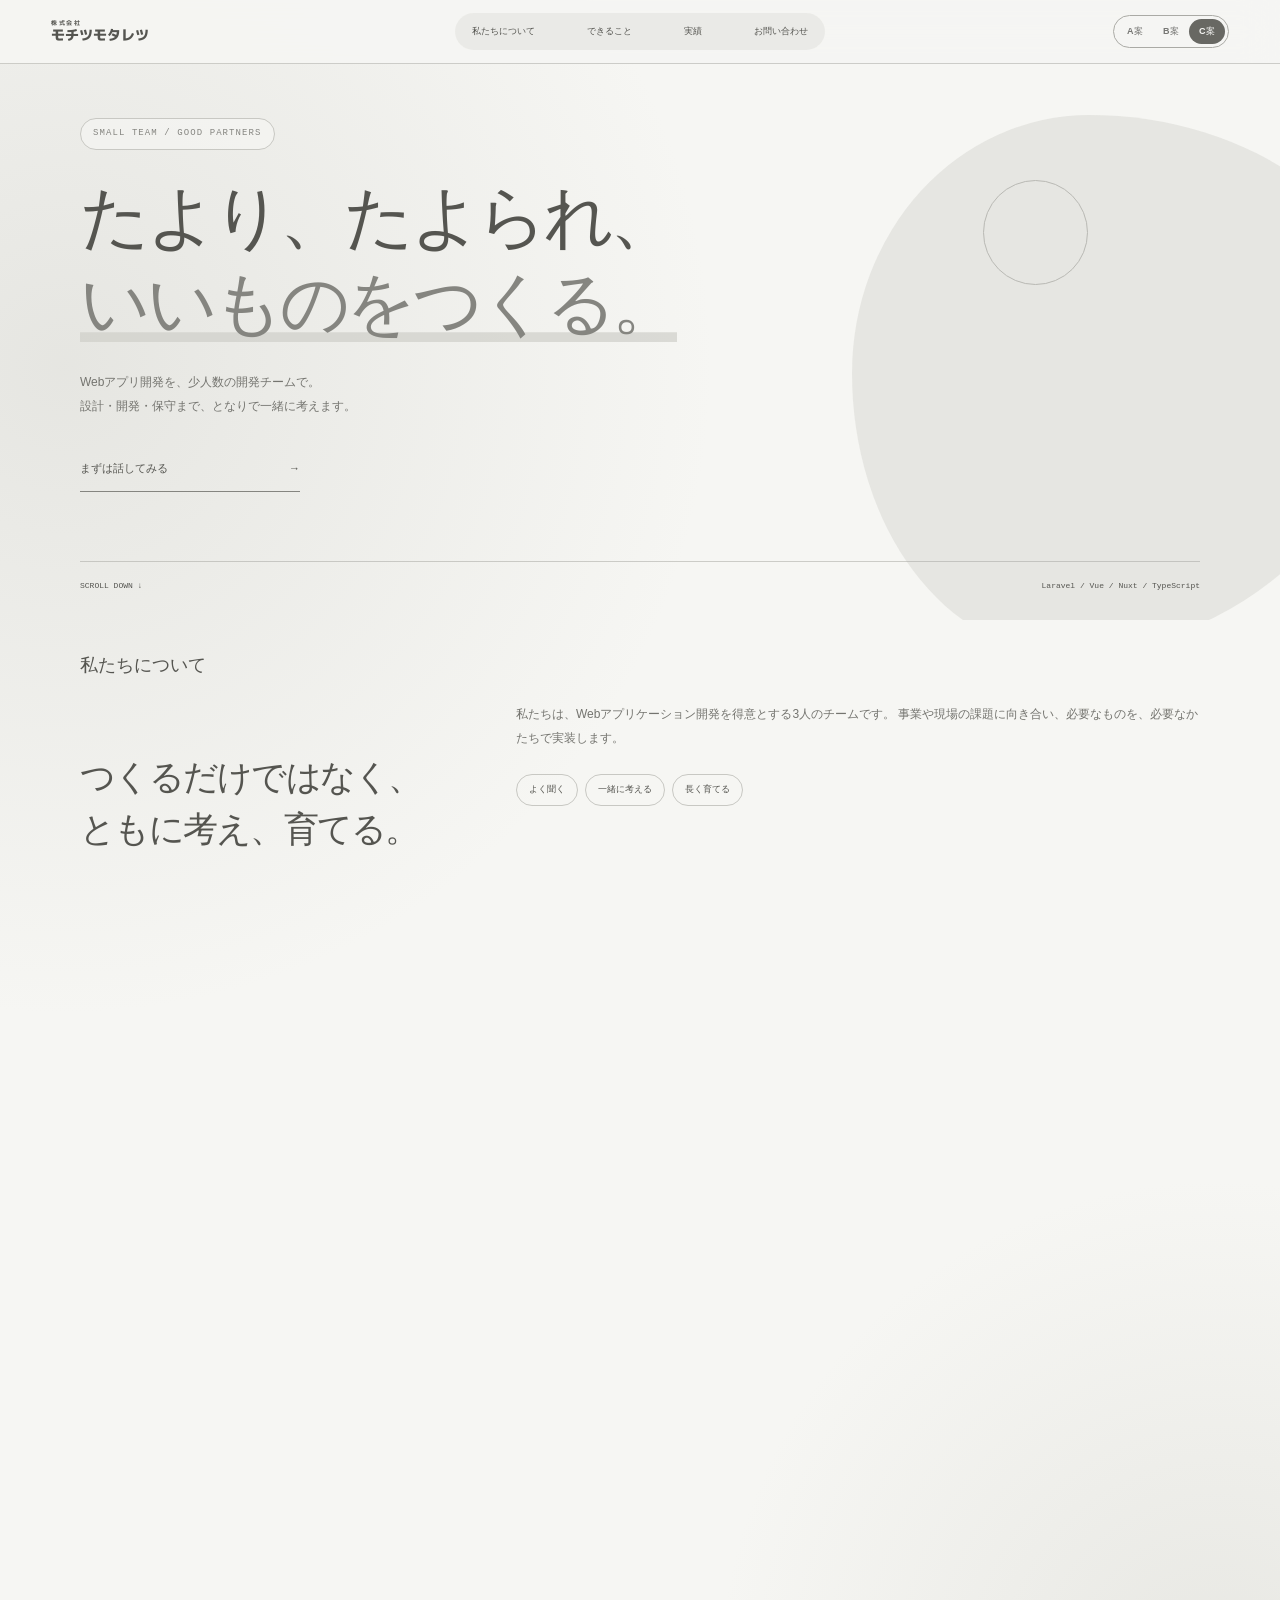
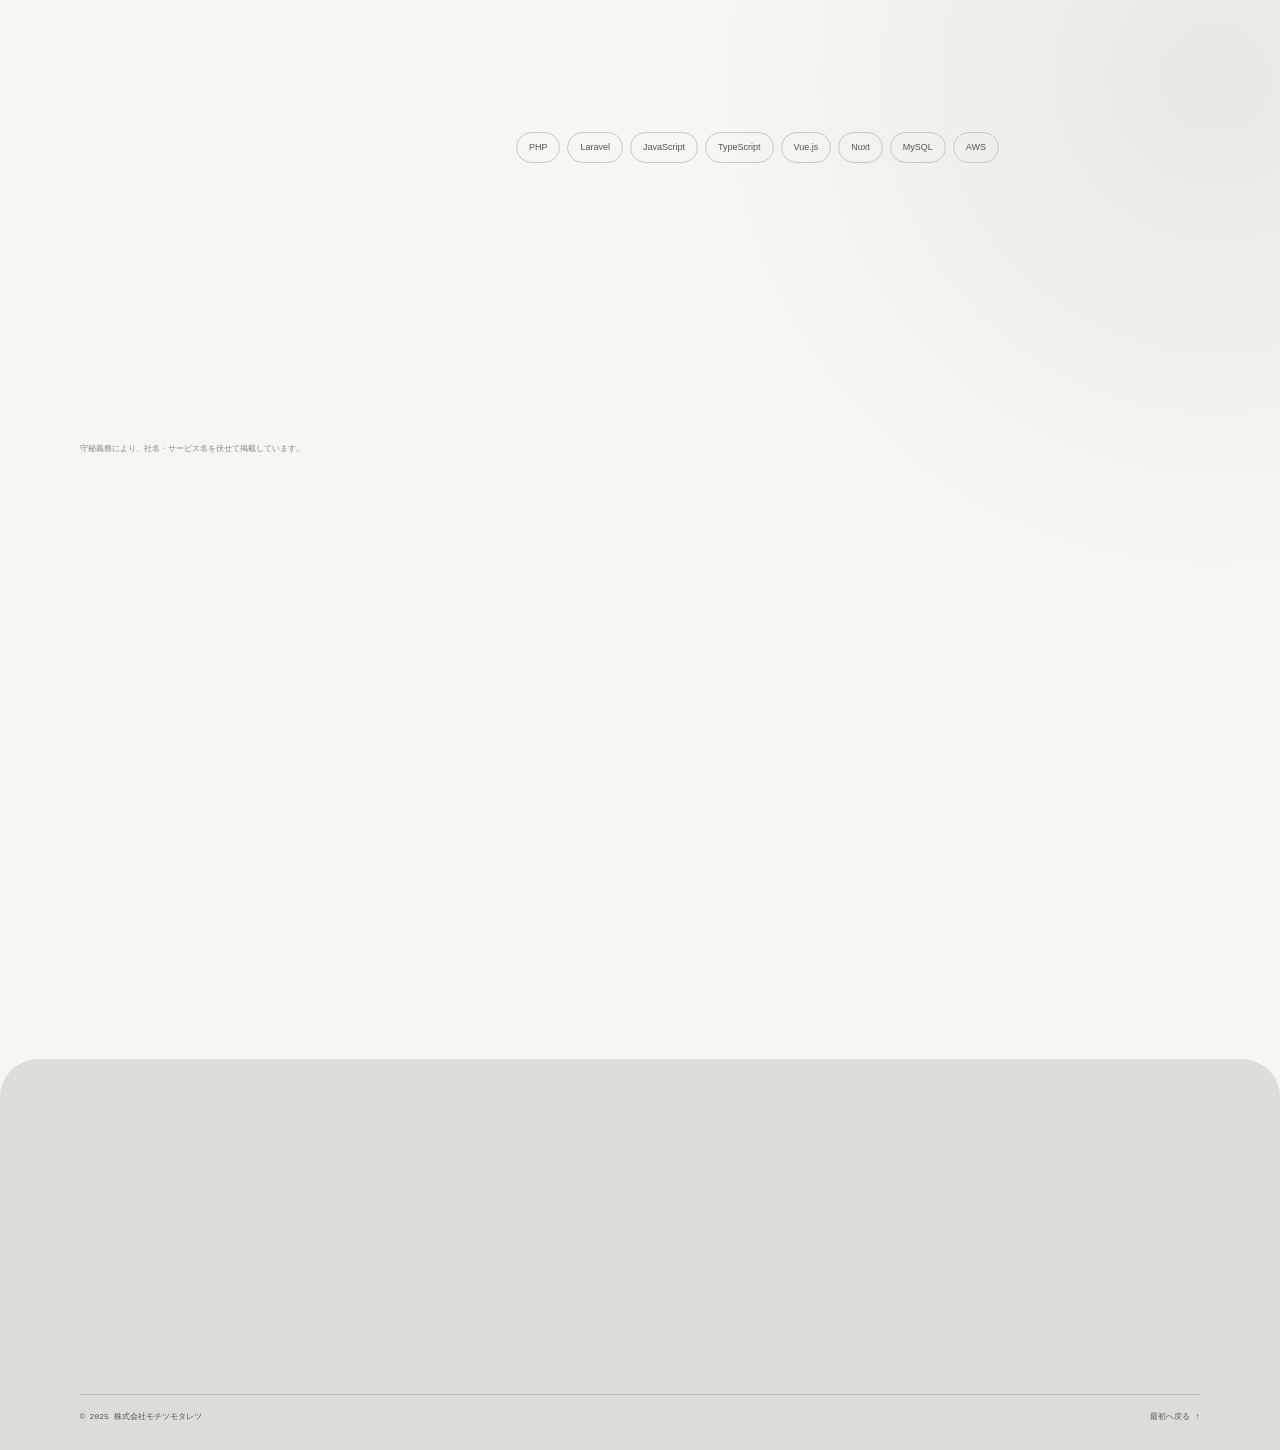
<file: c.html>
<!doctype html>
<html lang="ja">
  <head>
    <meta charset="UTF-8" />
    <meta name="viewport" content="width=device-width, initial-scale=1.0" />
    <title>株式会社モチツモタレツ | Webアプリケーション開発（C案）</title>
    <meta
      name="description"
      content="株式会社モチツモタレツは、Laravel / Vue / Nuxt / TypeScriptを中心に、Webアプリケーションの設計・開発・保守まで一貫して対応する少人数の開発チームです。"
    />
    <link rel="preconnect" href="https://fonts.googleapis.com" />
    <link rel="preconnect" href="https://fonts.gstatic.com" crossorigin />
    <link href="https://fonts.googleapis.com/css2?family=M+PLUS+1p:wght@700;800&display=swap" rel="stylesheet" />
    <link rel="stylesheet" href="css/common.css" />
    <link rel="stylesheet" href="css/style-c.css" />
  </head>
  <body>
    <div class="c-site">
      <header class="c-header">
        <a class="c-logo" href="#c-top">
          <span>株式会社</span>
          モチツモタレツ
        </a>
        <nav aria-label="メインナビゲーション">
          <a href="#c-about">私たちについて</a>
          <a href="#c-service">できること</a>
          <a href="#c-works">実績</a>
          <a href="#c-contact">お問い合わせ</a>
        </nav>
        <div class="variant-switch c-variant-switch" aria-label="デザイン案の切り替え">
          <a href="index.html">A案</a>
          <a href="b.html">B案</a>
          <a class="is-active" href="c.html" aria-current="page">C案</a>
        </div>
      </header>

      <main>
        <section class="c-hero" id="c-top">
          <div class="c-hero-copy">
            <p class="c-eyebrow">SMALL TEAM / GOOD PARTNERS</p>
            <h1>
              たより、たよられ、
              <br />
              <span>いいものをつくる。</span>
            </h1>
            <p>
              Webアプリ開発を、少人数の開発チームで。
              <br />
              設計・開発・保守まで、となりで一緒に考えます。
            </p>
            <a href="#c-contact">まずは話してみる <span aria-hidden="true">→</span></a>
          </div>
          <div class="c-hero-bottom">
            <span>SCROLL DOWN ↓</span>
            <p>Laravel / Vue / Nuxt / TypeScript</p>
          </div>
        </section>

        <section class="c-section c-about" id="c-about">
          <h2 class="c-section-title">私たちについて</h2>
          <div class="c-about-quote">
            <p>
              つくるだけではなく、
              <br />
              ともに考え、育てる。
            </p>
          </div>
          <div class="c-about-body">
            <p>
              私たちは、Webアプリケーション開発を得意とする3人のチームです。
              事業や現場の課題に向き合い、必要なものを、必要なかたちで実装します。
            </p>
            <div class="c-about-values">
              <span>よく聞く</span>
              <span>一緒に考える</span>
              <span>長く育てる</span>
            </div>
          </div>
        </section>

        <section class="c-promises" aria-label="対応の特徴">
          <div>
            <span>01</span>
            <p>小〜中規模<br />案件対応</p>
          </div>
          <div>
            <span>02</span>
            <p>週1〜2日から<br />相談可能</p>
          </div>
          <div>
            <span>03</span>
            <p>1〜3名体制で<br />対応可能</p>
          </div>
          <div>
            <span>04</span>
            <p>フルリモート<br />対応可能</p>
          </div>
        </section>

        <section class="c-section c-team" id="c-team">
          <h2 class="c-section-title">開発チーム</h2>
          <div class="c-team-lead">
            <p>3人でひとつのチーム。</p>
            <h3>
              少人数だから、
              <br />
              情報が途切れない。
            </h3>
            <span>
              私たちは日常的にコミュニケーションを取り、状況や判断を共有しています。
              1〜3名の最適な体制で、スムーズに開発を進めます。
            </span>
          </div>
          <div class="c-team-points">
            <article>
              <b>話す</b>
              <h4>密な情報共有</h4>
              <p>仕様変更や課題をすぐに共有し、認識のずれを防ぎます。</p>
            </article>
            <article>
              <b>決める</b>
              <h4>素早い意思決定</h4>
              <p>必要な判断を、余計な階層を通さず開発へ反映します。</p>
            </article>
            <article>
              <b>助ける</b>
              <h4>柔軟な役割分担</h4>
              <p>担当領域を越えて互いにカバーし、状況に合わせて動きます。</p>
            </article>
            <article>
              <b>育てる</b>
              <h4>継続できる体制</h4>
              <p>同じメンバーが関わり続け、事業への理解を深めます。</p>
            </article>
          </div>
        </section>

        <section class="c-section c-service" id="c-service">
          <h2 class="c-section-title">できること</h2>
          <div class="c-service-intro">
            <h3>Webアプリケーションの、設計から運用まで。</h3>
            <p>新規開発から既存サービスの改善・保守まで、プロジェクトに合わせて柔軟に対応します。</p>
          </div>
          <div class="c-service-list">
            <article>
              <span>01</span>
              <div>
                <h3>業務システム</h3>
                <p>日々の業務フローに合わせた、使いやすいシステムを設計・開発します。</p>
              </div>
              <i aria-hidden="true">＋</i>
            </article>
            <article>
              <span>02</span>
              <div>
                <h3>管理画面・SaaS</h3>
                <p>サービス運営に必要な管理機能や、SaaSプロダクトの開発に対応します。</p>
              </div>
              <i aria-hidden="true">＋</i>
            </article>
            <article>
              <span>03</span>
              <div>
                <h3>API開発</h3>
                <p>外部サービスとの連携や、フロントエンドを支えるAPIを開発します。</p>
              </div>
              <i aria-hidden="true">＋</i>
            </article>
            <article>
              <span>04</span>
              <div>
                <h3>機能追加・保守運用</h3>
                <p>既存サービスの改善から、リリース後の継続的な運用まで支援します。</p>
              </div>
              <i aria-hidden="true">＋</i>
            </article>
          </div>
          <div class="c-stack">
            <span>PHP</span>
            <span>Laravel</span>
            <span>JavaScript</span>
            <span>TypeScript</span>
            <span>Vue.js</span>
            <span>Nuxt</span>
            <span>MySQL</span>
            <span>AWS</span>
          </div>
        </section>

        <section class="c-section c-works" id="c-works">
          <h2 class="c-section-title">これまでの実績</h2>
          <div class="c-work-grid">
            <article>
              <span class="c-work-case">CASE 01</span>
              <h3>製造業向け業務管理システム</h3>
              <div class="c-work-tags"><span>Laravel</span><span>Vue.js</span><span>MySQL</span></div>
            </article>
            <article>
              <span class="c-work-case">CASE 02</span>
              <h3>商業施設向けスタッフ管理システム</h3>
              <div class="c-work-tags"><span>Laravel</span><span>Vue.js</span><span>MySQL</span></div>
            </article>
            <article>
              <span class="c-work-case">CASE 03</span>
              <h3>IT案件・人材マッチングサービス</h3>
              <div class="c-work-tags"><span>Laravel</span><span>Nuxt</span><span>TypeScript</span></div>
            </article>
            <article>
              <span class="c-work-case">CASE 04</span>
              <h3>スポーツ団体向けチケット予約サービス</h3>
              <div class="c-work-tags"><span>Vue.js</span><span>API</span><span>AWS</span></div>
            </article>
            <article>
              <span class="c-work-case">CASE 05</span>
              <h3>社内通知一元管理サービス</h3>
              <div class="c-work-tags"><span>Nuxt</span><span>TypeScript</span><span>API</span></div>
            </article>
            <article>
              <span class="c-work-case">CASE 06</span>
              <h3>資産運用ファンド募集プラットフォーム</h3>
              <div class="c-work-tags"><span>Laravel</span><span>Vue.js</span><span>AWS</span></div>
            </article>
          </div>
          <p class="c-works-note">守秘義務により、社名・サービス名を伏せて掲載しています。</p>
        </section>

        <section class="c-section c-contact" id="c-contact">
          <h2 class="c-section-title">お問い合わせ</h2>
          <div class="c-contact-message">
            <p>まだ、ふんわりした相談でも。</p>
            <h3>
              いっしょに整理するところから、
              <br />
              はじめましょう。
            </h3>
            <span>
              開発リソースが足りない、小規模なシステムをつくりたい、
              既存サービスを改修したい。どんな段階でもお気軽にご相談ください。
            </span>
          </div>
          <form class="c-form" id="contact-form">
            <label><span>会社名</span><input name="company" type="text" placeholder="株式会社〇〇" /></label>
            <label><span>お名前 *</span><input name="name" type="text" placeholder="山田 太郎" required /></label>
            <label><span>メールアドレス *</span><input name="email" type="email" placeholder="hello@example.com" required /></label>
            <label><span>ご相談内容 *</span><textarea name="message" rows="4" placeholder="ご相談内容をご記入ください。" required></textarea></label>
            <button type="submit">この内容で相談する <span aria-hidden="true">→</span></button>
          </form>
          <div class="c-form-success" id="form-success" role="status" hidden>
            <span>THANK YOU</span>
            <h3>お問い合わせを受け付けました。</h3>
            <p>2営業日以内に担当者よりご連絡します。</p>
            <button type="button" id="form-back">入力画面に戻る</button>
          </div>
        </section>
      </main>

      <footer class="c-footer">
        <div class="c-footer-message">
          <p>たより、たよられ、<br />いいものをつくる。</p>
          <a href="#c-top">株式会社モチツモタレツ</a>
        </div>
        <dl>
          <div><dt>代表者</dt><dd>山田 太郎</dd></div>
          <div><dt>所在地</dt><dd>東京都渋谷区</dd></div>
          <div><dt>設立</dt><dd>2021年4月</dd></div>
          <div><dt>事業内容</dt><dd>Webアプリケーションの企画・開発・保守</dd></div>
          <div><dt>メンバー数</dt><dd>3名</dd></div>
        </dl>
        <div class="c-footer-bottom">
          <span>© 2025 株式会社モチツモタレツ</span>
          <a href="#c-top">最初へ戻る ↑</a>
        </div>
      </footer>
    </div>

    <script src="js/main.js"></script>
    <script src="js/c-reveal.js"></script>
  </body>
</html>
</file>
<file: css/style-c.css>
/* ========================================
   C案（やわらかく、コンパクトな縦組み）
   リセット・共通スタイル・デザイン案の切り替えは common.css
   ======================================== */
.c-site {
  --c-bg: #f6f6f3;
  --c-soft: #e7e7e2;
  --c-line: #c8c8c3;
  --c-text: #555550;
  --c-muted: #74746f;
  --c-subtle: #858580;
  --c-gutter: max(24px, calc((100vw - 1120px) / 2));
  min-height: 100vh;
  color: var(--c-text);
  background:
    radial-gradient(circle at 5% 12%, rgba(210, 210, 204, 0.45), transparent 22%),
    radial-gradient(circle at 95% 55%, rgba(222, 222, 216, 0.6), transparent 24%),
    var(--c-bg);
}

/* ========================================
   Header
   ======================================== */
.c-header {
  position: fixed;
  z-index: 50;
  top: 0;
  right: 0;
  left: 0;
  height: 64px;
  display: grid;
  grid-template-columns: 1fr auto 1fr;
  align-items: center;
  padding: 0 4vw;
  border-bottom: 1px solid rgba(170, 170, 165, 0.55);
  background: rgba(246, 246, 243, 0.9);
  backdrop-filter: blur(18px);
}

.c-logo {
  display: flex;
  flex-direction: column;
  justify-self: start;
  font-family: "M PLUS 1p", sans-serif;
  font-size: 14px;
  font-weight: 800;
  line-height: 1.15;
}

.c-logo span {
  font-size: 6px;
  font-weight: 700;
  letter-spacing: 0.24em;
}

.c-header nav {
  display: flex;
  gap: 28px;
  padding: 5px;
  border-radius: 100px;
  background: rgba(231, 231, 226, 0.72);
}

.c-header nav a {
  padding: 7px 12px;
  border-radius: 100px;
  font-size: 9px;
  font-weight: 700;
  transition: background 180ms ease;
}

.c-header nav a:hover {
  background: rgba(246, 246, 243, 0.95);
}

.c-variant-switch {
  justify-self: end;
}

/* ========================================
   Hero
   ======================================== */
.c-hero {
  position: relative;
  min-height: 620px;
  display: flex;
  flex-direction: column;
  justify-content: center;
  overflow: hidden;
  padding: 118px var(--c-gutter) 28px;
}

/* 右上のやわらかい図形 */
.c-hero::before {
  content: "";
  position: absolute;
  top: 115px;
  right: -110px;
  width: min(42vw, 560px);
  height: min(42vw, 560px);
  border-radius: 44% 56% 61% 39% / 48% 42% 58% 52%;
  background: rgba(222, 222, 216, 0.62);
  animation: c-organic-float 9s ease-in-out infinite;
}

.c-hero::after {
  content: "";
  position: absolute;
  top: 180px;
  right: 15vw;
  width: 105px;
  height: 105px;
  border: 1px solid #b9b9b4;
  border-radius: 50%;
  animation: c-organic-float 7s 800ms ease-in-out infinite reverse;
}

.c-hero-copy,
.c-hero-bottom {
  position: relative;
  z-index: 1;
}

.c-hero-copy {
  max-width: 930px;
}

.c-eyebrow {
  display: inline-block;
  margin: 0 0 24px;
  padding: 8px 12px;
  border: 1px solid var(--c-line);
  border-radius: 100px;
  color: var(--c-subtle);
  background: rgba(246, 246, 243, 0.72);
  font-family: monospace;
  font-size: 9px;
  letter-spacing: 0.12em;
}

.c-hero h1 {
  margin: 0;
  font-size: clamp(48px, 5.4vw, 78px);
  font-weight: 500;
  line-height: 1.25;
  letter-spacing: -0.065em;
}

.c-hero h1 span {
  color: var(--c-subtle);
  box-shadow: inset 0 -0.14em rgba(207, 207, 201, 0.7);
}

.c-hero-copy > p:not(.c-eyebrow) {
  margin: 24px 0 28px;
  color: var(--c-muted);
  font-size: 12px;
  line-height: 2;
}

.c-hero-copy > a {
  width: 220px;
  display: flex;
  justify-content: space-between;
  padding: 14px 0;
  border-bottom: 1px solid var(--c-subtle);
  font-size: 11px;
  font-weight: 700;
}

.c-hero-copy > a span {
  transition: transform 180ms ease;
}

.c-hero-copy > a:hover span {
  transform: translateX(5px);
}

.c-hero-bottom {
  display: flex;
  justify-content: space-between;
  margin-top: auto;
  padding-top: 18px;
  border-top: 1px solid rgba(170, 170, 165, 0.55);
  font-family: monospace;
  font-size: 8px;
}

/* ========================================
   Promises（対応の特徴）
   ======================================== */
.c-promises {
  width: min(1120px, calc(100% - 48px));
  display: grid;
  grid-template-columns: repeat(4, 1fr);
  gap: 10px;
  margin: 0 auto 25px;
}

.c-promises > div {
  position: relative;
  min-height: 88px;
  display: flex;
  align-items: flex-start;
  justify-content: space-between;
  overflow: hidden;
  padding: 14px 16px;
  border-radius: 20px;
  background: rgba(231, 231, 226, 0.82);
  transition: background 180ms ease;
}

.c-promises > div::before {
  content: "";
  position: absolute;
  top: -24px;
  right: -24px;
  width: 70px;
  height: 70px;
  border: 1px solid #c9c9c4;
  border-radius: 50%;
  transition: transform 280ms ease;
}

.c-promises > div:hover {
  background: #ddddd8;
}

.c-promises > div:hover::before {
  transform: scale(1.35);
}

.c-promises span {
  color: var(--c-subtle);
  font-family: monospace;
  font-size: 8px;
}

.c-promises p {
  align-self: flex-end;
  font-size: 13px;
  font-weight: 600;
  line-height: 1.5;
  text-align: right;
}

/* ========================================
   Section common
   ======================================== */
.c-section {
  width: min(1120px, calc(100% - 48px));
  margin: 0 auto;
  padding: 58px 0;
}

.c-section-title {
  margin-bottom: 38px;
  font-size: 18px;
  font-weight: 500;
}

.c-about-values,
.c-stack {
  display: flex;
  flex-wrap: wrap;
  gap: 7px;
}

.c-about-values span,
.c-stack span {
  padding: 8px 12px;
  border: 1px solid var(--c-line);
  border-radius: 100px;
  font-size: 9px;
}

/* ========================================
   About
   ======================================== */
.c-about {
  display: grid;
  grid-template-columns: 1.15fr 0.85fr;
  gap: 6vw;
}

.c-about .c-section-title {
  grid-column: 1 / -1;
}

.c-about-quote,
.c-about-body {
  align-self: center;
}

/* 吹き出し風の引用（PCでは装飾なし） */
.c-about-quote {
  position: relative;
  padding: 34px;
  border-radius: 42px 42px 42px 8px;
  background: rgba(228, 228, 223, 0.68);
}

.c-about-quote::before {
  content: "“";
  position: absolute;
  top: -25px;
  left: 28px;
  color: #aaaaa5;
  font-family: Georgia, serif;
  font-size: 88px;
  line-height: 1;
}

.c-about-quote p {
  font-size: clamp(30px, 3.5vw, 46px);
  font-weight: 500;
  line-height: 1.5;
  letter-spacing: -0.05em;
}

.c-about-body > p {
  margin: 0 0 24px;
  color: var(--c-muted);
  font-size: 12px;
  line-height: 2;
}

.c-about-values span {
  transition:
    color 180ms ease,
    background 180ms ease;
}

.c-about-values span:hover {
  color: var(--c-bg);
  background: var(--c-subtle);
}

/* ========================================
   Team
   ======================================== */
.c-team-lead {
  max-width: 760px;
  margin: 0 0 42px;
}

.c-team-lead > p {
  display: inline-block;
  margin: 0 0 22px;
  color: var(--c-subtle);
  font-family: monospace;
  font-size: 9px;
}

.c-team-lead h3 {
  margin: 0 0 17px;
  font-size: clamp(33px, 4vw, 54px);
  font-weight: 500;
  line-height: 1.4;
  letter-spacing: -0.055em;
}

.c-team-lead > span {
  color: var(--c-muted);
  font-size: 11px;
  line-height: 2;
}

.c-team-points {
  display: grid;
  grid-template-columns: repeat(2, 1fr);
  gap: 22px 5vw;
}

.c-team-points article {
  display: grid;
  grid-template-columns: 54px 1fr;
  gap: 5px 17px;
  padding: 13px;
  border-radius: 22px;
  transition:
    transform 200ms ease,
    background 200ms ease;
}

.c-team-points article:hover {
  transform: translateY(-4px);
  background: rgba(231, 231, 226, 0.72);
}

.c-team-points b {
  grid-row: 1 / 3;
  width: 48px;
  height: 48px;
  display: grid;
  place-items: center;
  border-radius: 50%;
  background: var(--c-soft);
  font-size: 9px;
  font-weight: 500;
}

.c-team-points h4 {
  align-self: end;
  font-size: 13px;
  font-weight: 500;
}

.c-team-points p {
  align-self: start;
  color: var(--c-muted);
  font-size: 10px;
  line-height: 1.7;
}

/* ========================================
   Service
   ======================================== */
.c-service {
  display: grid;
  grid-template-columns: 0.75fr 1.25fr;
  gap: 7vw;
}

.c-service .c-section-title {
  grid-column: 1 / -1;
}

.c-service-intro {
  grid-column: 1;
}

.c-service-intro h3 {
  font-size: clamp(27px, 2.8vw, 38px);
  font-weight: 500;
  line-height: 1.45;
  letter-spacing: -0.05em;
}

.c-service-intro p {
  margin: 25px 0 0;
  color: var(--c-muted);
  font-size: 11px;
  line-height: 2;
}

.c-service-list {
  grid-column: 2;
}

.c-service-list article {
  display: grid;
  grid-template-columns: 38px 1fr auto;
  gap: 16px;
  align-items: center;
  padding: 12px 18px;
  border-radius: 18px;
}

.c-service-list article + article {
  margin-top: 8px;
}

.c-service-list article:nth-child(odd) {
  background: rgba(231, 231, 226, 0.72);
}

.c-service-list article:nth-child(even) {
  background: rgba(222, 222, 217, 0.62);
}

.c-service-list article:hover {
  padding-right: 24px;
  padding-left: 24px;
}

.c-service-list article > span {
  color: var(--c-subtle);
  font-family: monospace;
  font-size: 8px;
}

.c-service-list h3 {
  margin: 0 0 6px;
  font-size: 14px;
  font-weight: 500;
}

.c-service-list p {
  color: var(--c-muted);
  font-size: 10px;
  line-height: 1.7;
}

.c-service-list i {
  font-size: 16px;
  font-style: normal;
  transition: transform 180ms ease;
}

.c-service-list article:hover i {
  transform: rotate(90deg);
}

.c-stack {
  grid-column: 2;
  margin-top: 20px;
}

/* ========================================
   Works
   ======================================== */
.c-work-grid {
  display: grid;
  grid-template-columns: repeat(2, 1fr);
  gap: 0 6vw;
}

.c-work-grid article {
  position: relative;
  min-height: 118px;
  display: grid;
  grid-template-columns: 82px 1fr;
  grid-template-rows: auto 1fr;
  gap: 8px 18px;
  padding: 17px 0;
  border-top: 1px solid #bdbdb8;
  transition:
    padding 180ms ease,
    background 180ms ease;
}

.c-work-grid article:nth-child(odd) {
  padding-right: 24px;
}

.c-work-grid article:nth-child(even) {
  padding-left: 24px;
}

.c-work-grid article::after {
  content: "↗";
  position: absolute;
  right: 10px;
  bottom: 24px;
  opacity: 0;
  transition:
    opacity 180ms ease,
    transform 180ms ease;
}

.c-work-grid article:hover {
  padding-right: 20px;
  padding-left: 12px;
  border-radius: 16px;
  background: rgba(231, 231, 226, 0.7);
}

.c-work-grid article:hover::after {
  opacity: 1;
  transform: translate(3px, -3px);
}

.c-work-case {
  grid-row: 1 / 3;
  font-family: monospace;
  font-size: 8px;
}

.c-work-grid h3 {
  font-size: 15px;
  font-weight: 500;
}

.c-work-tags {
  grid-column: 2;
  min-width: 0;
  display: flex;
  flex-wrap: wrap;
  align-items: center;
  gap: 5px;
}

.c-work-tags span {
  padding: 4px 7px;
  border: 1px solid #cecec9;
  border-radius: 100px;
  font-family: monospace;
  font-size: 7px;
  white-space: nowrap;
}

.c-works-note {
  margin: 18px 0 0;
  color: var(--c-subtle);
  font-size: 8px;
}

/* ========================================
   Contact
   ======================================== */
.c-contact {
  width: min(1000px, calc(100% - 48px));
  display: grid;
  grid-template-columns: 0.8fr 1.2fr;
  gap: 6vw;
}

.c-contact .c-section-title {
  grid-column: 1 / -1;
}

.c-contact-message {
  align-self: center;
}

.c-contact-message > p {
  margin: 0 0 22px;
  color: var(--c-subtle);
  font-family: monospace;
  font-size: 9px;
}

.c-contact-message h3 {
  margin: 0 0 25px;
  font-size: clamp(26px, 2.8vw, 38px);
  font-weight: 500;
  line-height: 1.55;
  letter-spacing: -0.05em;
}

.c-contact-message > span {
  color: var(--c-muted);
  font-size: 10px;
  line-height: 2;
}

.c-form,
.c-form-success {
  align-self: center;
  padding: 24px;
  border-radius: 24px;
  background: var(--c-soft);
  box-shadow: 0 18px 50px rgba(85, 85, 80, 0.08);
}

.c-form label {
  display: grid;
  grid-template-columns: 120px 1fr;
  padding: 12px 0;
  border-bottom: 1px solid var(--c-line);
}

.c-form label > span {
  padding-top: 6px;
  font-size: 8px;
  font-weight: 700;
}

.c-form input,
.c-form textarea {
  width: 100%;
  padding: 5px 0;
  border: 0;
  outline: 0;
  color: var(--c-text);
  background: transparent;
  font-size: 11px;
  resize: vertical;
}

.c-form input:focus,
.c-form textarea:focus {
  box-shadow: 0 1px 0 var(--c-muted);
}

.c-form button {
  width: 100%;
  display: flex;
  justify-content: space-between;
  margin-top: 18px;
  padding: 13px 16px;
  border-radius: 14px;
  color: var(--c-bg);
  background: var(--c-muted);
  font-size: 10px;
  font-weight: 700;
  cursor: pointer;
  transition:
    background 180ms ease,
    transform 180ms ease;
}

.c-form button:hover {
  background: #62625d;
  transform: translateY(-2px);
}

.c-form-success {
  min-height: 360px;
  display: flex;
  flex-direction: column;
  justify-content: center;
  align-items: flex-start;
}

.c-form-success > span {
  font-family: monospace;
  font-size: 8px;
}

.c-form-success h3 {
  margin: 22px 0 10px;
  font-size: 20px;
  font-weight: 500;
}

.c-form-success p {
  margin: 0 0 26px;
  font-size: 10px;
}

.c-form-success button {
  padding: 7px 0;
  border-bottom: 1px solid var(--c-subtle);
  font-size: 9px;
  cursor: pointer;
}

/* ========================================
   Footer
   ======================================== */
.c-footer {
  margin-top: 35px;
  padding: 52px var(--c-gutter) 28px;
  border-radius: 38px 38px 0 0;
  background: #deded9;
}

.c-footer-message {
  display: flex;
  align-items: flex-end;
  justify-content: space-between;
  padding-bottom: 34px;
  border-bottom: 1px solid #b9b9b4;
}

.c-footer-message p {
  font-size: clamp(30px, 4.4vw, 56px);
  font-weight: 500;
  line-height: 1.3;
  letter-spacing: -0.06em;
}

.c-footer-message a {
  font-size: 12px;
  font-weight: 700;
}

.c-footer dl {
  display: grid;
  grid-template-columns: repeat(5, 1fr);
  gap: 22px;
  padding: 28px 0 38px;
}

.c-footer dt {
  margin-bottom: 9px;
  color: var(--c-subtle);
  font-size: 8px;
}

.c-footer dd {
  font-size: 9px;
  line-height: 1.7;
}

.c-footer-bottom {
  display: flex;
  justify-content: space-between;
  padding-top: 16px;
  border-top: 1px solid #b9b9b4;
  font-family: monospace;
  font-size: 8px;
}

/* ========================================
   スクロール表示アニメーション（js/c-reveal.js がクラスを付与）
   hover の transform と干渉しないよう、translate / scale プロパティで動かす
   ======================================== */
.c-site .c-reveal-item {
  --c-reveal-duration: 700ms;
  --c-reveal-ease: cubic-bezier(0.22, 1, 0.36, 1);
  --c-reveal-delay: 0ms;
  opacity: 0;
  filter: blur(4px);
  translate: 0 32px;
  transition:
    opacity var(--c-reveal-duration) var(--c-reveal-ease) var(--c-reveal-delay),
    filter var(--c-reveal-duration) var(--c-reveal-ease) var(--c-reveal-delay),
    translate var(--c-reveal-duration) var(--c-reveal-ease) var(--c-reveal-delay),
    scale var(--c-reveal-duration) var(--c-reveal-ease) var(--c-reveal-delay),
    transform 200ms ease,
    background 200ms ease,
    padding 180ms ease;
}

.c-site .c-reveal-delay-1 {
  --c-reveal-delay: 90ms;
}

.c-site .c-reveal-delay-2 {
  --c-reveal-delay: 180ms;
}

.c-site .c-reveal-item.c-reveal-left {
  translate: -38px 0;
}

.c-site .c-reveal-item.c-reveal-right {
  translate: 38px 0;
}

.c-site .c-reveal-item.c-reveal-from-top {
  translate: 0 -32px;
}

/* 特徴カードは大きめに、順番に浮かび上がる */
.c-site .c-promises > .c-reveal-item {
  --c-reveal-duration: 900ms;
  --c-reveal-ease: cubic-bezier(0.16, 1, 0.3, 1);
  filter: blur(9px);
  translate: 0 78px;
  scale: 0.9;
}

.c-site .c-promises > .c-reveal-item.c-reveal-from-top {
  translate: 0 -78px;
}

.c-site .c-promises > .c-reveal-item:nth-child(1) { --c-reveal-delay: 0ms; }
.c-site .c-promises > .c-reveal-item:nth-child(2) { --c-reveal-delay: 140ms; }
.c-site .c-promises > .c-reveal-item:nth-child(3) { --c-reveal-delay: 280ms; }
.c-site .c-promises > .c-reveal-item:nth-child(4) { --c-reveal-delay: 420ms; }

.c-site .c-reveal-item.is-visible {
  opacity: 1;
  filter: none;
  translate: 0 0;
  scale: 1;
}

@keyframes c-organic-float {
  0%,
  100% {
    transform: translate3d(0, 0, 0) rotate(0);
  }
  50% {
    transform: translate3d(-12px, 10px, 0) rotate(3deg);
  }
}

/* ========================================
   Responsive: PC（2カラム：左に見出し・リード、右に内容）
   ======================================== */
@media (min-width: 941px) {
  .c-promises {
    margin-bottom: 8px;
  }

  .c-section,
  .c-about,
  .c-service,
  .c-contact {
    width: min(1120px, calc(100% - 48px));
    display: grid;
    grid-template-columns: minmax(260px, 0.72fr) minmax(0, 1.28fr);
    gap: 4vw;
    align-items: start;
    padding: 32px 0;
  }

  .c-section .c-section-title {
    grid-column: 1;
    grid-row: 1;
    margin: 0 0 22px;
  }

  .c-about-quote {
    grid-column: 1;
    grid-row: 2;
    align-self: start;
    padding: 0;
    border-radius: 0;
    background: transparent;
  }

  .c-about-quote::before {
    display: none;
  }

  .c-about-quote p {
    font-size: clamp(27px, 2.7vw, 38px);
  }

  .c-about-body {
    grid-column: 2;
    grid-row: 1 / 3;
  }

  .c-team-lead {
    grid-column: 1;
    grid-row: 2;
    margin: 0;
  }

  .c-team-lead h3 {
    font-size: clamp(27px, 2.7vw, 38px);
  }

  .c-team-points {
    grid-column: 2;
    grid-row: 1 / 3;
    align-self: center;
    gap: 8px;
  }

  .c-team-points article {
    min-height: 110px;
    padding: 12px;
  }

  .c-service-intro {
    grid-column: 1;
    grid-row: 2 / 4;
  }

  .c-service-intro h3 {
    font-size: clamp(26px, 2.6vw, 37px);
  }

  .c-service-list {
    grid-column: 2;
    grid-row: 1 / 3;
  }

  .c-service-list article {
    padding-top: 10px;
    padding-bottom: 10px;
  }

  .c-stack {
    grid-column: 2;
    grid-row: 3;
    margin-top: 14px;
  }

  .c-work-grid {
    grid-column: 2;
    grid-row: 1 / 3;
  }

  .c-work-grid article {
    min-height: 105px;
  }

  .c-works-note {
    grid-column: 1;
    grid-row: 2;
  }

  .c-contact-message {
    grid-column: 1;
    grid-row: 2;
    align-self: start;
  }

  .c-form,
  .c-form-success {
    grid-column: 2;
    grid-row: 1 / 3;
  }
}

/* ========================================
   Responsive: Tablet
   ======================================== */
@media (max-width: 940px) {
  .c-header {
    grid-template-columns: 1fr auto;
    padding: 0 18px;
  }

  .c-header nav {
    display: none;
  }

  .c-section {
    padding: 38px 0;
  }

  .c-service {
    grid-template-columns: minmax(0, 1fr);
  }

  .c-service-intro,
  .c-service-list,
  .c-stack {
    grid-column: 1;
  }

  .c-service-list {
    margin-top: 40px;
  }

  .c-footer dl {
    grid-template-columns: repeat(3, 1fr);
  }
}

/* ========================================
   Responsive: SP
   ======================================== */
@media (max-width: 680px) {
  .c-hero {
    padding-top: 110px;
  }

  .c-hero::before {
    top: 160px;
    right: -170px;
    width: 360px;
    height: 360px;
  }

  .c-hero::after {
    display: none;
  }

  .c-hero h1 {
    font-size: clamp(34px, 9.5vw, 62px);
  }

  .c-promises {
    grid-template-columns: repeat(2, 1fr);
  }

  .c-promises > div {
    min-height: 96px;
  }

  .c-about,
  .c-contact {
    grid-template-columns: minmax(0, 1fr);
    gap: 45px;
  }

  .c-about-quote {
    padding: 34px 24px;
  }

  .c-about-quote p {
    font-size: clamp(22px, 6.4vw, 30px);
  }

  .c-team-points,
  .c-work-grid {
    grid-template-columns: minmax(0, 1fr);
  }

  .c-work-grid article:nth-child(odd),
  .c-work-grid article:nth-child(even) {
    padding-right: 0;
    padding-left: 0;
  }

  .c-work-grid article:hover {
    padding-right: 20px;
    padding-left: 12px;
  }

  .c-form label {
    grid-template-columns: 1fr;
    gap: 7px;
  }

  .c-form label > span {
    padding-top: 0;
  }

  .c-footer-message {
    align-items: flex-start;
    flex-direction: column;
    gap: 30px;
  }

  .c-footer dl {
    grid-template-columns: repeat(2, 1fr);
  }
}

@media (prefers-reduced-motion: reduce) {
  .c-site *,
  .c-site *::before,
  .c-site *::after {
    animation-duration: 0.01ms !important;
    animation-iteration-count: 1 !important;
    transition-duration: 0.01ms !important;
  }
}
</file>
<file: css/common.css>
/* ========================================
   Reset（Tailwind Preflight 相当の最小限リセット）
   ======================================== */
*,
::before,
::after {
  box-sizing: border-box;
  margin: 0;
  padding: 0;
  border: 0 solid;
}

html {
  line-height: 1.5;
  -webkit-text-size-adjust: 100%;
}

h1,
h2,
h3,
h4,
h5,
h6 {
  font-size: inherit;
  font-weight: inherit;
}

ol,
ul {
  list-style: none;
}

img {
  display: block;
  max-width: 100%;
}

button {
  color: inherit;
  background: transparent;
}

[hidden] {
  display: none !important;
}

/* ========================================
   Base
   ======================================== */
:root {
  font-family: "Helvetica Neue", "Hiragino Kaku Gothic ProN", "Yu Gothic", sans-serif;
  color: #4a4a47;
  background: #f5f5f3;
  font-synthesis: none;
}

html {
  scroll-behavior: smooth;
}

body {
  margin: 0;
  min-width: 320px;
}

a {
  color: inherit;
  text-decoration: none;
}

button,
input,
textarea {
  font: inherit;
}

button,
a {
  -webkit-tap-highlight-color: transparent;
}

/* ========================================
   デザイン案の切り替え（A案 / B案 / C案）
   ======================================== */
.variant-switch {
  display: flex;
  align-items: center;
  padding: 3px;
  border: 1px solid #aaaaa5;
  border-radius: 100px;
  background: rgba(245, 245, 243, 0.88);
}

.variant-switch > a,
.variant-switch > span {
  min-width: 36px;
  padding: 6px 8px;
  border-radius: 100px;
  color: #777774;
  font-size: 9px;
  font-weight: 700;
  line-height: 1.5;
  text-align: center;
}

.variant-switch > .is-active {
  color: #f5f5f3;
  background: #686863;
}

.variant-switch > .is-disabled {
  cursor: not-allowed;
  opacity: 0.38;
}

@media (max-width: 680px) {
  .variant-switch > a,
  .variant-switch > span {
    min-width: 30px;
    padding: 6px 5px;
  }
}
</file>
